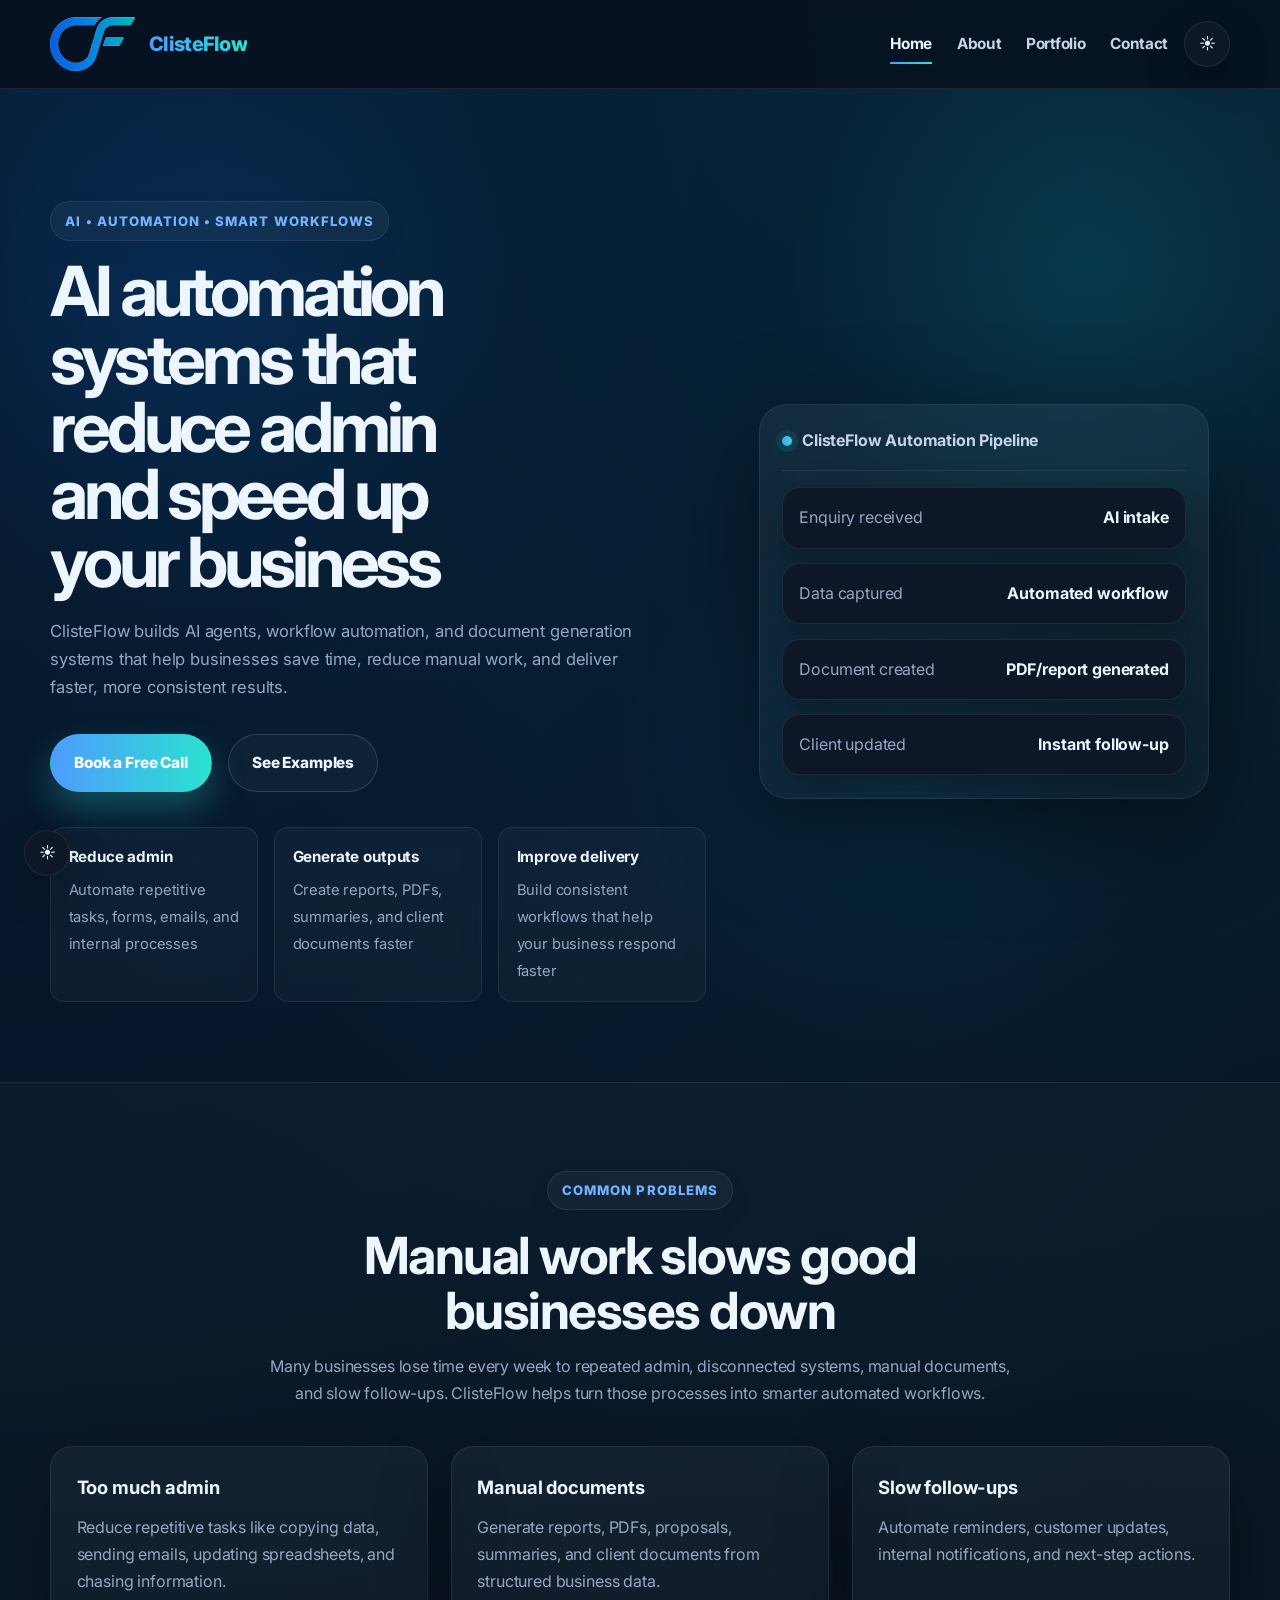
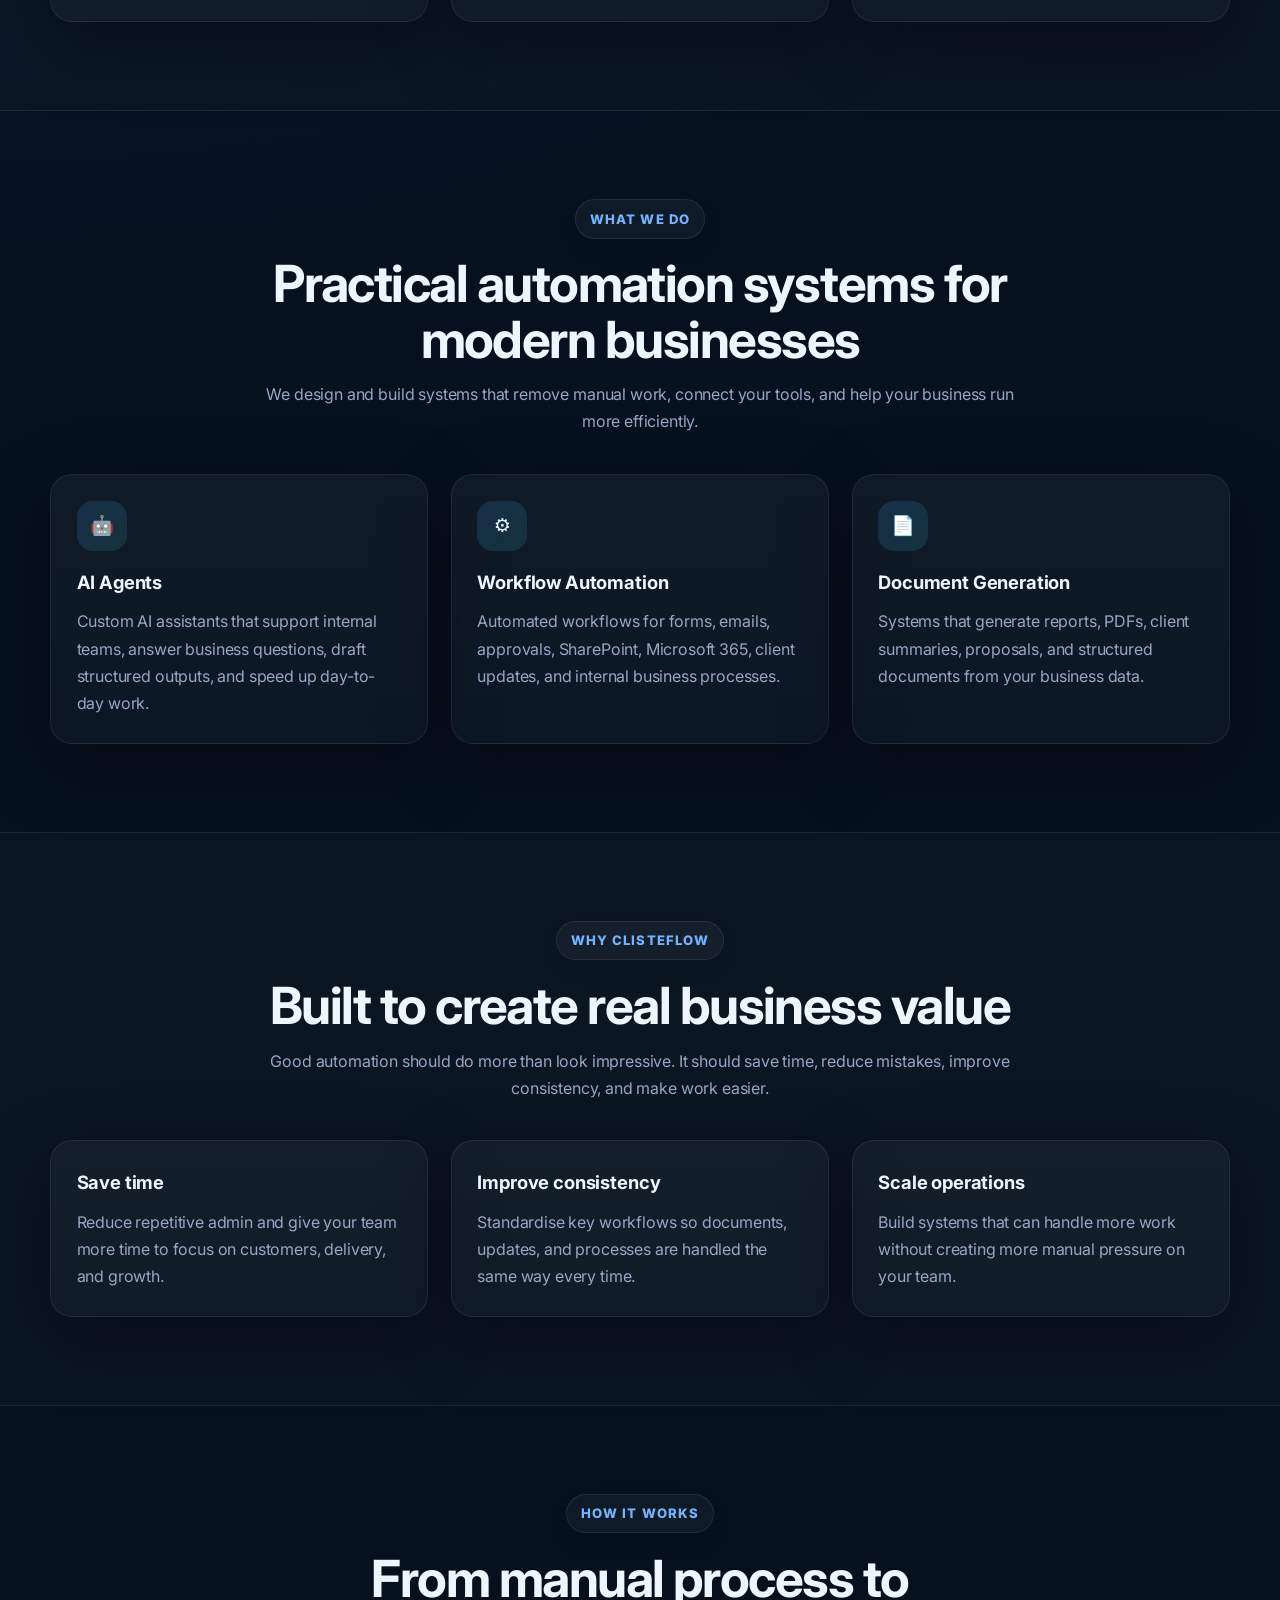
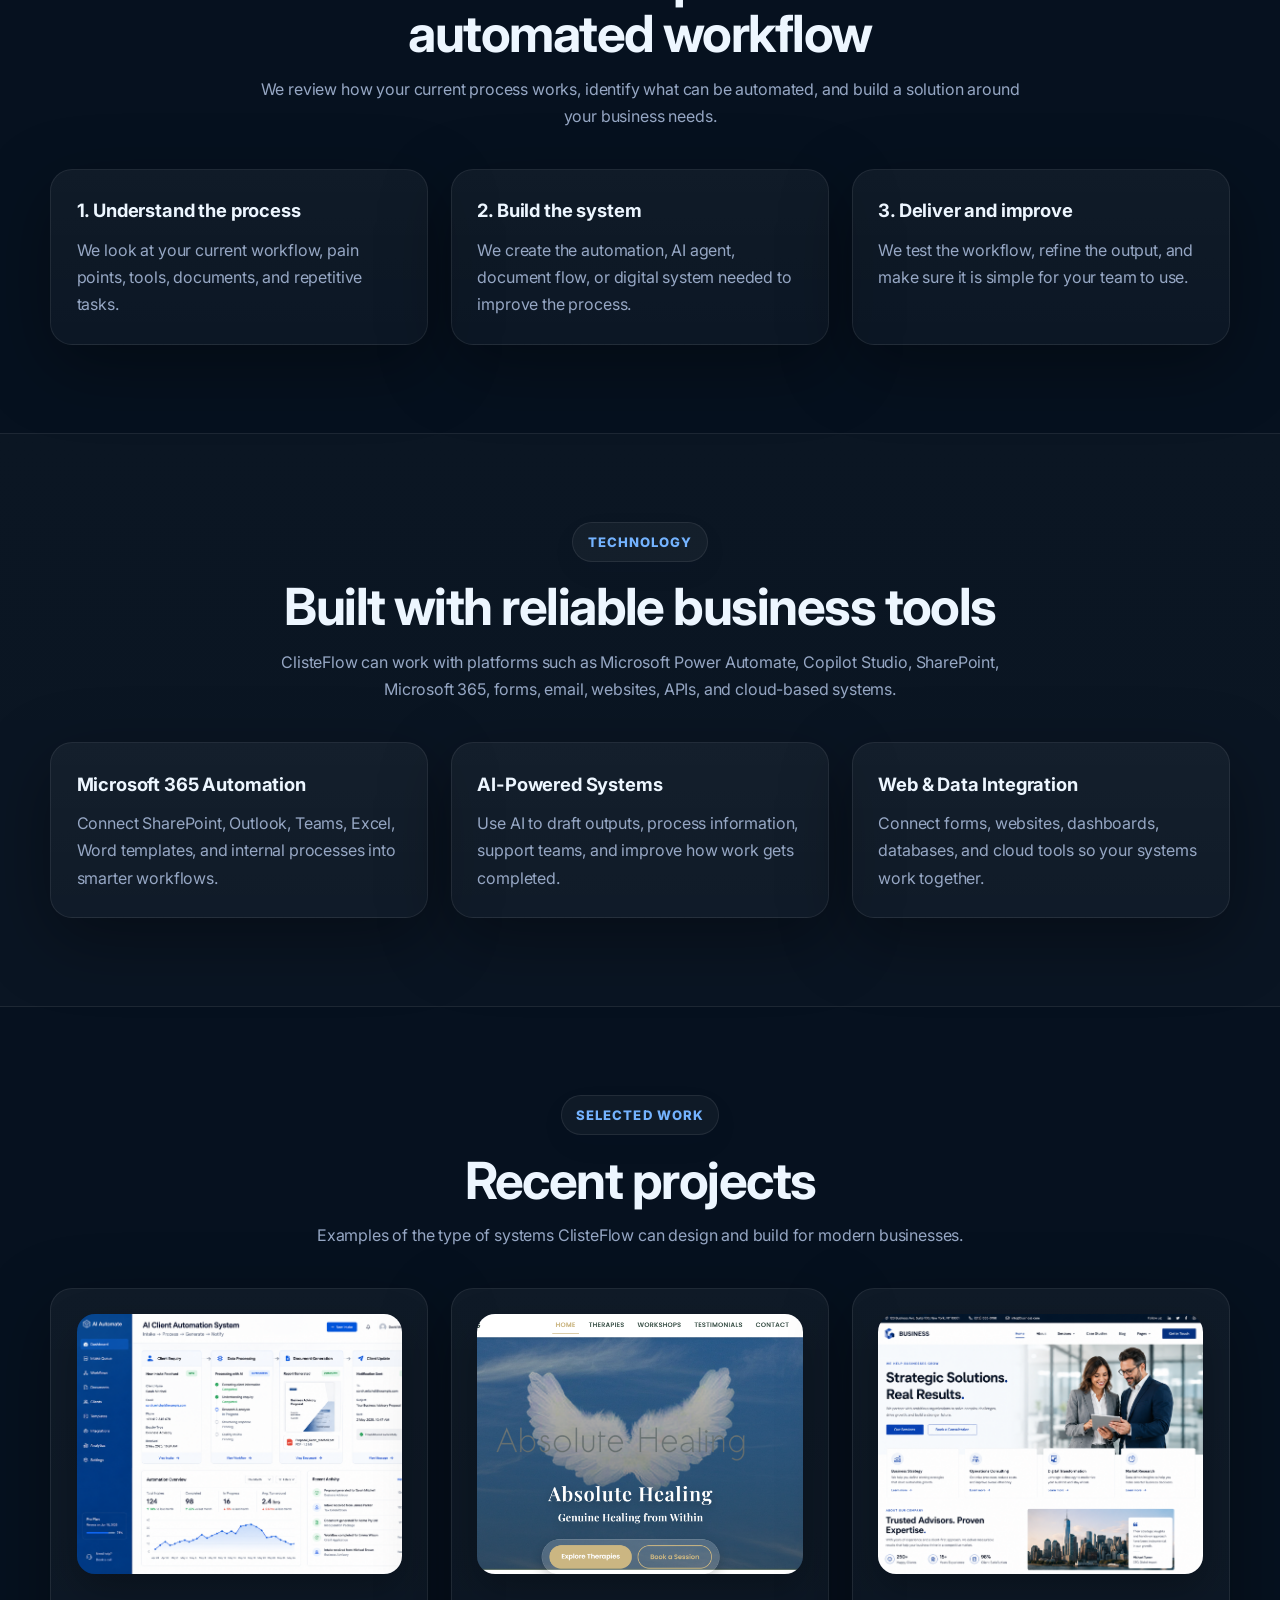
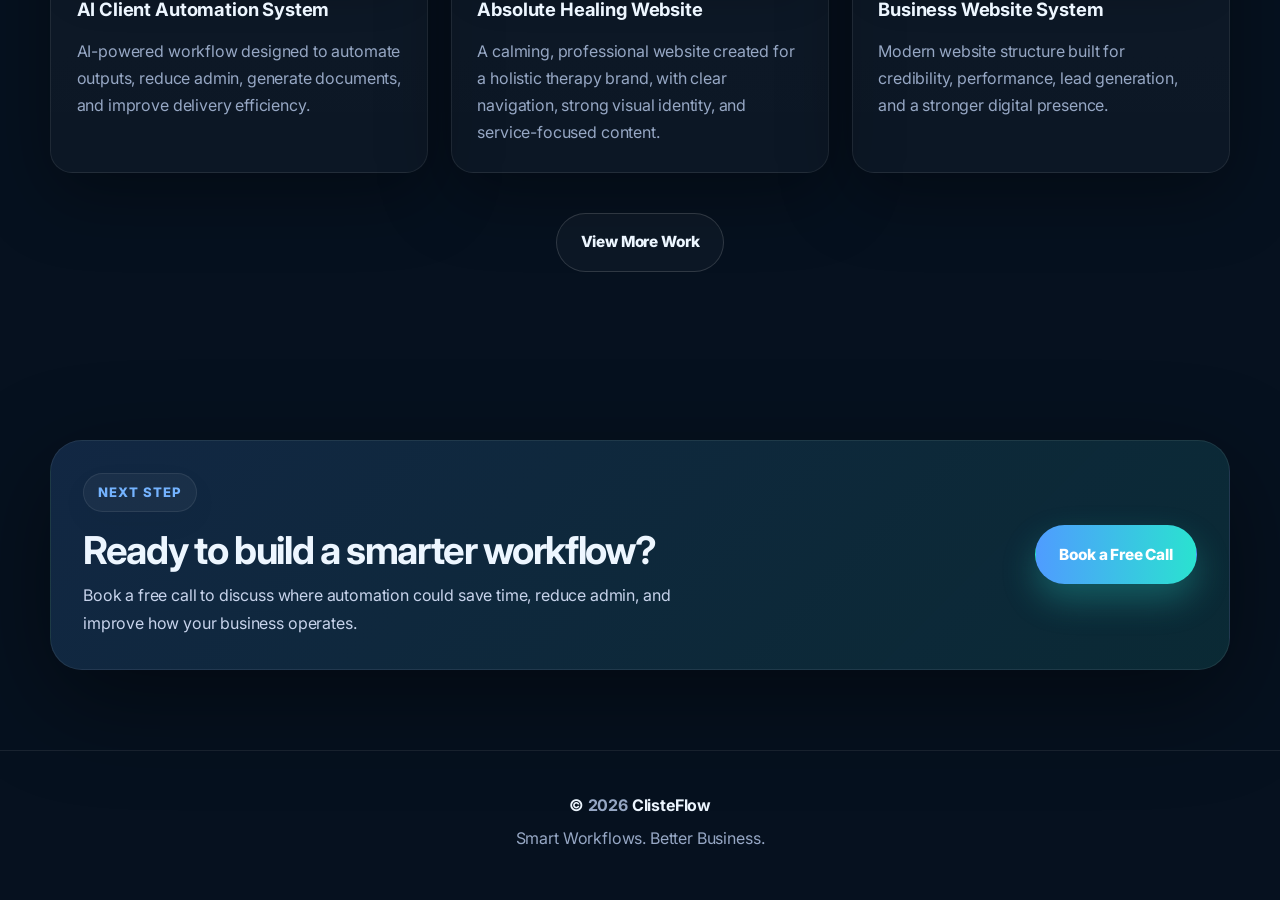
<file: index.html>
<!DOCTYPE html>
<html lang="en" data-theme="dark">
<head>
  <meta charset="UTF-8" />
  <meta name="viewport" content="width=device-width, initial-scale=1.0" />

  <title>ClisteFlow | AI Automation & Smart Workflow Systems</title>
  <meta name="description" content="ClisteFlow helps Irish businesses save time, reduce admin, and scale faster with AI agents, workflow automation, document generation, and modern digital systems." />

  <link rel="stylesheet" href="styles/style.css" />

  <link rel="icon" href="images/favicon.ico" sizes="any">

  <script defer src="scripts/main.js"></script>
</head>

<body>
  <div id="preloader"><div class="loader"></div></div>

  <header class="site-header" id="header">
    <div class="container nav-row">

      <a class="brand" href="index.html">
        <img src="images/LogoTransparent.png" alt="ClisteFlow logo" class="site-logo" />
        <span class="brand-text">ClisteFlow</span>
      </a>

      <nav class="nav" id="nav">
        <a href="index.html" class="active">Home</a>
        <a href="about.html">About</a>
        <a href="portfolio.html">Portfolio</a>
        <a href="contact.html">Contact</a>
      </nav>

      <div class="nav-actions">
        <button id="themeToggle" class="theme-toggle" title="Toggle theme" aria-label="Toggle theme">
          <span>◐</span>
        </button>
        <button class="nav-toggle" id="navToggle" aria-label="Open menu" aria-expanded="false">
          <span></span><span></span><span></span>
        </button>
      </div>
    </div>
  </header>

  <section class="hero hero-home">
    <div class="hero-grid container">
      <div class="hero-copy reveal">
        <span class="eyebrow">AI • Automation • Smart Workflows</span>

        <h1>AI automation systems that reduce admin and speed up your business</h1>

        <p class="lead">
          ClisteFlow builds AI agents, workflow automation, and document generation systems
          that help businesses save time, reduce manual work, and deliver faster, more consistent results.
        </p>

        <div class="hero-actions">
          <a href="contact.html" class="btn">Book a Free Call</a>
          <a href="portfolio.html" class="btn-ghost">See Examples</a>
        </div>

        <div class="hero-trust">
          <div class="trust-item">
            <strong>Reduce admin</strong>
            <span>Automate repetitive tasks, forms, emails, and internal processes</span>
          </div>
          <div class="trust-item">
            <strong>Generate outputs</strong>
            <span>Create reports, PDFs, summaries, and client documents faster</span>
          </div>
          <div class="trust-item">
            <strong>Improve delivery</strong>
            <span>Build consistent workflows that help your business respond faster</span>
          </div>
        </div>
      </div>

      <div class="hero-panel reveal">
        <div class="glass-card">
          <div class="panel-top">
            <span class="status-dot"></span>
            <span>ClisteFlow Automation Pipeline</span>
          </div>

          <div class="pipeline-step">
            <span>Enquiry received</span>
            <strong>AI intake</strong>
          </div>
          <div class="pipeline-step">
            <span>Data captured</span>
            <strong>Automated workflow</strong>
          </div>
          <div class="pipeline-step">
            <span>Document created</span>
            <strong>PDF/report generated</strong>
          </div>
          <div class="pipeline-step">
            <span>Client updated</span>
            <strong>Instant follow-up</strong>
          </div>
        </div>
      </div>
    </div>
  </section>

  <section class="section subtle reveal">
    <div class="section-heading">
      <span class="section-kicker">Common Problems</span>
      <h2 class="section-title">Manual work slows good businesses down</h2>
      <p class="section-intro">
        Many businesses lose time every week to repeated admin, disconnected systems, manual documents,
        and slow follow-ups. ClisteFlow helps turn those processes into smarter automated workflows.
      </p>
    </div>

    <div class="cards">
      <div class="card">
        <h3>Too much admin</h3>
        <p>
          Reduce repetitive tasks like copying data, sending emails, updating spreadsheets,
          and chasing information.
        </p>
      </div>

      <div class="card">
        <h3>Manual documents</h3>
        <p>
          Generate reports, PDFs, proposals, summaries, and client documents from structured business data.
        </p>
      </div>

      <div class="card">
        <h3>Slow follow-ups</h3>
        <p>
          Automate reminders, customer updates, internal notifications, and next-step actions.
        </p>
      </div>
    </div>
  </section>

  <section class="section reveal">
    <div class="section-heading">
      <span class="section-kicker">What We Do</span>
      <h2 class="section-title">Practical automation systems for modern businesses</h2>
      <p class="section-intro">
        We design and build systems that remove manual work, connect your tools,
        and help your business run more efficiently.
      </p>
    </div>

    <div class="cards">
      <div class="card feature-card">
        <div class="icon-badge">🤖</div>
        <h3>AI Agents</h3>
        <p>
          Custom AI assistants that support internal teams, answer business questions,
          draft structured outputs, and speed up day-to-day work.
        </p>
      </div>

      <div class="card feature-card">
        <div class="icon-badge">⚙️</div>
        <h3>Workflow Automation</h3>
        <p>
          Automated workflows for forms, emails, approvals, SharePoint, Microsoft 365,
          client updates, and internal business processes.
        </p>
      </div>

      <div class="card feature-card">
        <div class="icon-badge">📄</div>
        <h3>Document Generation</h3>
        <p>
          Systems that generate reports, PDFs, client summaries, proposals,
          and structured documents from your business data.
        </p>
      </div>
    </div>
  </section>

  <section class="section subtle reveal">
    <div class="section-heading">
      <span class="section-kicker">Why ClisteFlow</span>
      <h2 class="section-title">Built to create real business value</h2>
      <p class="section-intro">
        Good automation should do more than look impressive. It should save time,
        reduce mistakes, improve consistency, and make work easier.
      </p>
    </div>

    <div class="cards">
      <div class="card">
        <h3>Save time</h3>
        <p>
          Reduce repetitive admin and give your team more time to focus on customers,
          delivery, and growth.
        </p>
      </div>

      <div class="card">
        <h3>Improve consistency</h3>
        <p>
          Standardise key workflows so documents, updates, and processes are handled
          the same way every time.
        </p>
      </div>

      <div class="card">
        <h3>Scale operations</h3>
        <p>
          Build systems that can handle more work without creating more manual pressure
          on your team.
        </p>
      </div>
    </div>
  </section>

  <section class="section reveal">
    <div class="section-heading">
      <span class="section-kicker">How It Works</span>
      <h2 class="section-title">From manual process to automated workflow</h2>
      <p class="section-intro">
        We review how your current process works, identify what can be automated,
        and build a solution around your business needs.
      </p>
    </div>

    <div class="cards">
      <div class="card">
        <h3>1. Understand the process</h3>
        <p>
          We look at your current workflow, pain points, tools, documents,
          and repetitive tasks.
        </p>
      </div>

      <div class="card">
        <h3>2. Build the system</h3>
        <p>
          We create the automation, AI agent, document flow, or digital system
          needed to improve the process.
        </p>
      </div>

      <div class="card">
        <h3>3. Deliver and improve</h3>
        <p>
          We test the workflow, refine the output, and make sure it is simple
          for your team to use.
        </p>
      </div>
    </div>
  </section>

  <section class="section subtle reveal">
    <div class="section-heading">
      <span class="section-kicker">Technology</span>
      <h2 class="section-title">Built with reliable business tools</h2>
      <p class="section-intro">
        ClisteFlow can work with platforms such as Microsoft Power Automate, Copilot Studio,
        SharePoint, Microsoft 365, forms, email, websites, APIs, and cloud-based systems.
      </p>
    </div>

    <div class="cards">
      <div class="card">
        <h3>Microsoft 365 Automation</h3>
        <p>
          Connect SharePoint, Outlook, Teams, Excel, Word templates,
          and internal processes into smarter workflows.
        </p>
      </div>

      <div class="card">
        <h3>AI-Powered Systems</h3>
        <p>
          Use AI to draft outputs, process information, support teams,
          and improve how work gets completed.
        </p>
      </div>

      <div class="card">
        <h3>Web & Data Integration</h3>
        <p>
          Connect forms, websites, dashboards, databases, and cloud tools
          so your systems work together.
        </p>
      </div>
    </div>
  </section>

  <section class="section reveal">
    <div class="section-heading">
      <span class="section-kicker">Selected Work</span>
      <h2 class="section-title">Recent projects</h2>
      <p class="section-intro">
        Examples of the type of systems ClisteFlow can design and build for modern businesses.
      </p>
    </div>

    <div class="cards portfolio-preview">
      <div class="card project-card">
        <img src="images/AiClientAutomationSystem.png" alt="AI client automation system dashboard" />
        <h3>AI Client Automation System</h3>
        <p>
          AI-powered workflow designed to automate outputs, reduce admin,
          generate documents, and improve delivery efficiency.
        </p>
      </div>

      <div class="card project-card">
        <img src="images/AbsoluteHealing.png" alt="Absolute Healing website design" />
        <h3>Absolute Healing Website</h3>
        <p>
          A calming, professional website created for a holistic therapy brand,
          with clear navigation, strong visual identity, and service-focused content.
        </p>
      </div>

      <div class="card project-card">
        <img src="images/StategicSolutionsRealResults.png" alt="Strategic Solutions Real Results business website design" />
        <h3>Business Website System</h3>
        <p>
          Modern website structure built for credibility, performance, lead generation,
          and a stronger digital presence.
        </p>
      </div>
    </div>

    <div class="section-actions">
      <a href="portfolio.html" class="btn-ghost">View More Work</a>
    </div>
  </section>

  <section class="cta reveal">
    <div class="container cta-row">
      <div>
        <span class="section-kicker">Next Step</span>
        <h2>Ready to build a smarter workflow?</h2>
        <p>
          Book a free call to discuss where automation could save time,
          reduce admin, and improve how your business operates.
        </p>
      </div>
      <a href="contact.html" class="btn">Book a Free Call</a>
    </div>
  </section>

  <footer class="site-footer">
    <p>© <span id="year"></span> ClisteFlow</p>
    <span>Smart Workflows. Better Business.</span>
  </footer>

  <button id="floatingTheme" class="floating-theme" title="Toggle theme" aria-label="Toggle theme">◐</button>
</body>
</html>
</file>
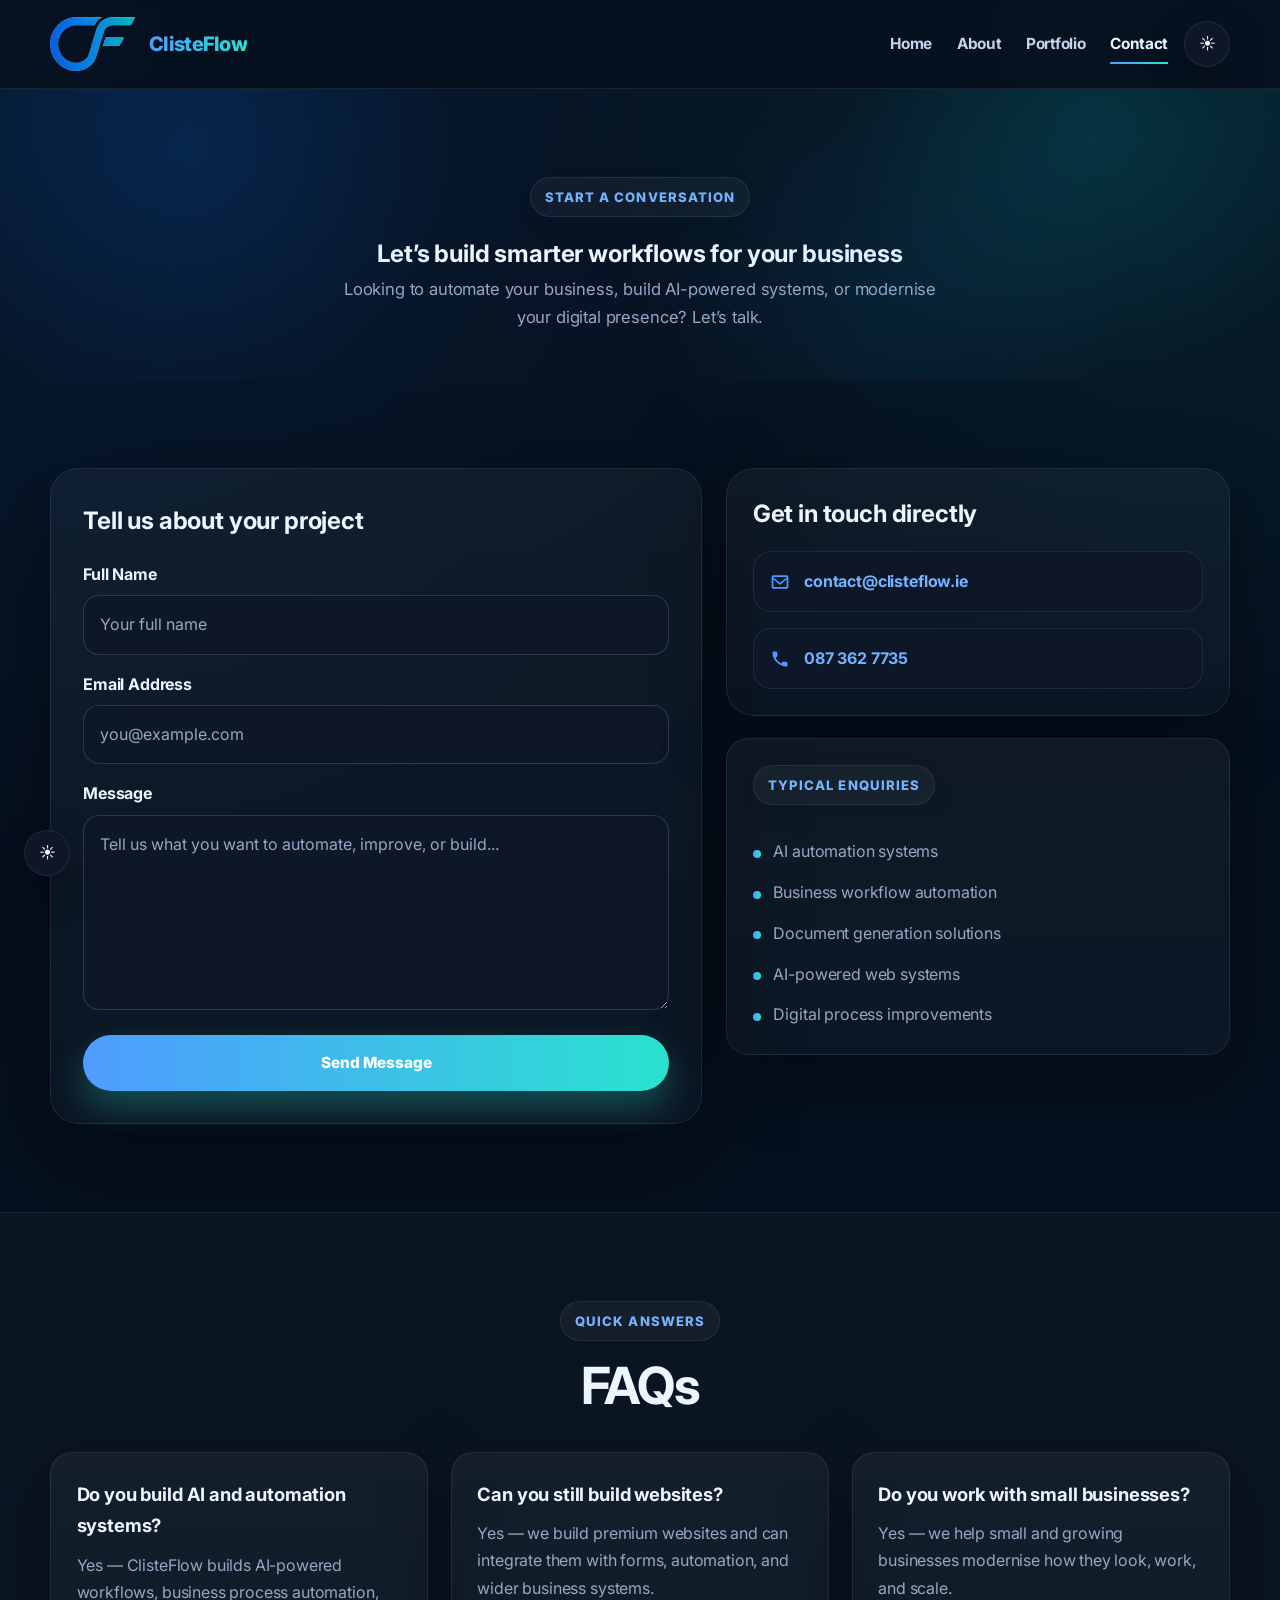
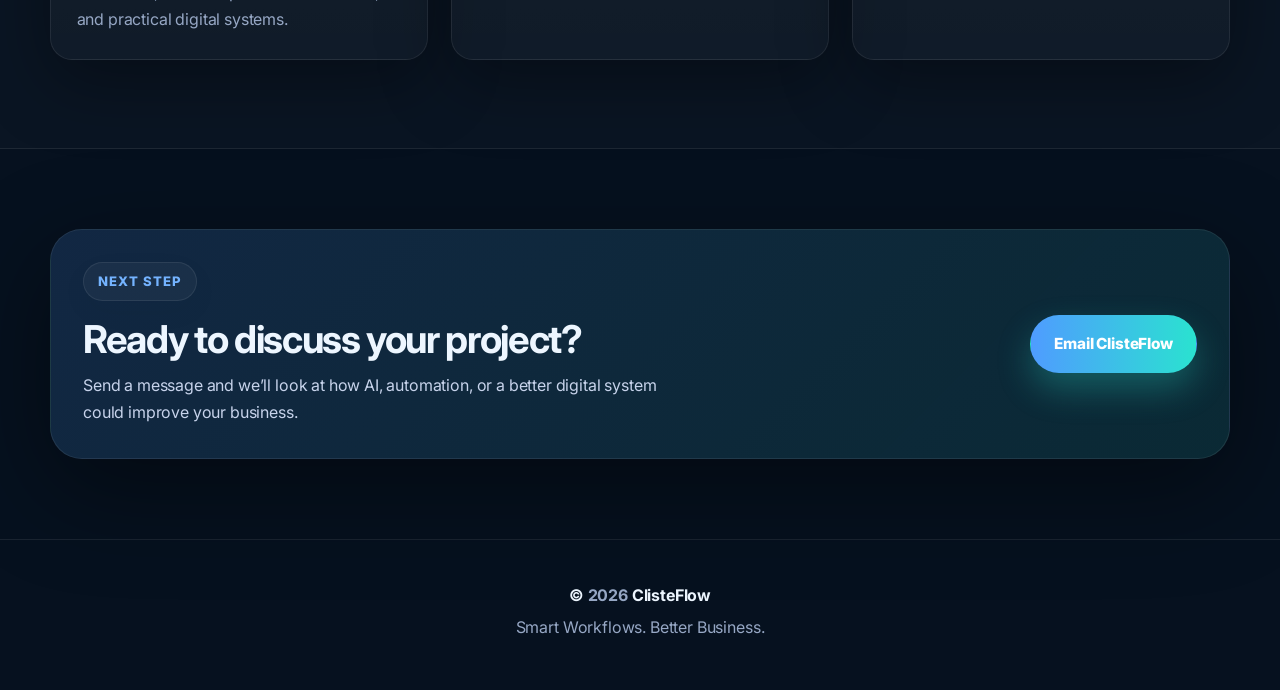
<file: contact.html>
<!DOCTYPE html>
<html lang="en" data-theme="dark">
<head>
  <meta charset="UTF-8" />
  <meta name="viewport" content="width=device-width, initial-scale=1.0" />

  <title>Contact | ClisteFlow</title>

  <meta name="description" content="Get in touch with ClisteFlow to discuss AI automation systems, smart workflows, websites, and custom digital solutions." />

  <link rel="stylesheet" href="styles/style.css" />

  <link rel="icon" href="images/favicon.ico" sizes="any">

  <script defer src="scripts/main.js"></script>
</head>

<body>
  <div id="preloader"><div class="loader"></div></div>

  <header class="site-header" id="header">
    <div class="container nav-row">

      <a class="brand" href="index.html">
        <img src="images/LogoTransparent.png" alt="ClisteFlow logo" class="site-logo" />
        <span class="brand-text">ClisteFlow</span>
      </a>

      <nav class="nav" id="nav">
        <a href="index.html">Home</a>
        <a href="about.html">About</a>
        <a href="portfolio.html">Portfolio</a>
        <a href="contact.html" class="active">Contact</a>
      </nav>

      <div class="nav-actions">
        <button id="themeToggle" class="theme-toggle" title="Toggle theme" aria-label="Toggle theme">
          <span>◐</span>
        </button>

        <button class="nav-toggle" id="navToggle" aria-label="Open menu" aria-expanded="false">
          <span></span><span></span><span></span>
        </button>
      </div>
    </div>
  </header>

  <section class="hero hero-compact">
    <div class="container">
      <span class="eyebrow">Start a Conversation</span>

      <h1>Let’s build smarter workflows for your business</h1>

      <p class="lead">
        Looking to automate your business, build AI-powered systems, or modernise your digital presence? Let’s talk.
      </p>
    </div>
  </section>

  <section class="section reveal">
    <div class="container contact-layout">

      <form class="contact-form" action="https://formspree.io/f/mwprjnge" method="POST">

        <h2>Tell us about your project</h2>

        <label for="name">Full Name</label>
        <input
          type="text"
          id="name"
          name="name"
          placeholder="Your full name"
          required
        />

        <label for="email">Email Address</label>
        <input
          type="email"
          id="email"
          name="email"
          placeholder="you@example.com"
          required
        />

        <label for="message">Message</label>
        <textarea
          id="message"
          name="message"
          rows="6"
          placeholder="Tell us what you want to automate, improve, or build..."
          required
        ></textarea>

        <button type="submit" class="btn">
          Send Message
        </button>
      </form>

      <div class="contact-side">

        <div class="contact-info">
          <h2>Get in touch directly</h2>

          <div class="info-row">

            <div class="info-item">
              <svg xmlns="http://www.w3.org/2000/svg" viewBox="0 0 24 24" aria-hidden="true">
                <path d="M20 4H4a2 2 0 0 0-2 2v12a2 2 0 0 0 2 2h16a2 2 0 0 0 2-2V6a2 2 0 0 0-2-2Zm0 2v.51L12 13 4 6.51V6h16ZM4 18v-9.28l7.38 6.31a1 1 0 0 0 1.24 0L20 8.72V18H4Z"/>
              </svg>

              <a href="mailto:contact@clisteflow.ie">
                contact@clisteflow.ie
              </a>
            </div>

            <div class="info-item">
              <svg xmlns="http://www.w3.org/2000/svg" viewBox="0 0 24 24" aria-hidden="true">
                <path d="M6.62 10.79a15.91 15.91 0 0 0 6.59 6.59l2.2-2.2a1 1 0 0 1 1-.24 11.36 11.36 0 0 0 3.58.57 1 1 0 0 1 1 1V20a1 1 0 0 1-1 1A17 17 0 0 1 3 4a1 1 0 0 1 1-1h3.5a1 1 0 0 1 1 1 11.36 11.36 0 0 0 .57 3.58 1 1 0 0 1-.24 1Z"/>
              </svg>

              <a href="tel:+353873627735">
                087 362 7735
              </a>
            </div>

          </div>
        </div>

        <div class="mini-card">
          <span class="section-kicker">Typical Enquiries</span>

          <ul class="clean-list">
            <li>AI automation systems</li>
            <li>Business workflow automation</li>
            <li>Document generation solutions</li>
            <li>AI-powered web systems</li>
            <li>Digital process improvements</li>
          </ul>
        </div>

      </div>
    </div>
  </section>

  <section class="section subtle reveal">

    <div class="section-heading">
      <span class="section-kicker">Quick Answers</span>

      <h2 class="section-title">FAQs</h2>
    </div>

    <div class="cards">

      <div class="card">
        <h3>Do you build AI and automation systems?</h3>

        <p>
          Yes — ClisteFlow builds AI-powered workflows, business process automation, and practical digital systems.
        </p>
      </div>

      <div class="card">
        <h3>Can you still build websites?</h3>

        <p>
          Yes — we build premium websites and can integrate them with forms, automation, and wider business systems.
        </p>
      </div>

      <div class="card">
        <h3>Do you work with small businesses?</h3>

        <p>
          Yes — we help small and growing businesses modernise how they look, work, and scale.
        </p>
      </div>

    </div>
  </section>

  <section class="cta reveal">
    <div class="container cta-row">
      <div>
        <span class="section-kicker">Next Step</span>

        <h2>Ready to discuss your project?</h2>

        <p>
          Send a message and we’ll look at how AI, automation, or a better digital system could improve your business.
        </p>
      </div>

      <a href="mailto:contact@clisteflow.ie" class="btn">
        Email ClisteFlow
      </a>
    </div>
  </section>

  <footer class="site-footer">
    <p>© <span id="year"></span> ClisteFlow</p>
    <span>Smart Workflows. Better Business.</span>
  </footer>

  <button id="floatingTheme" class="floating-theme" title="Toggle theme" aria-label="Toggle theme">
    ◐
  </button>
</body>
</html>
</file>
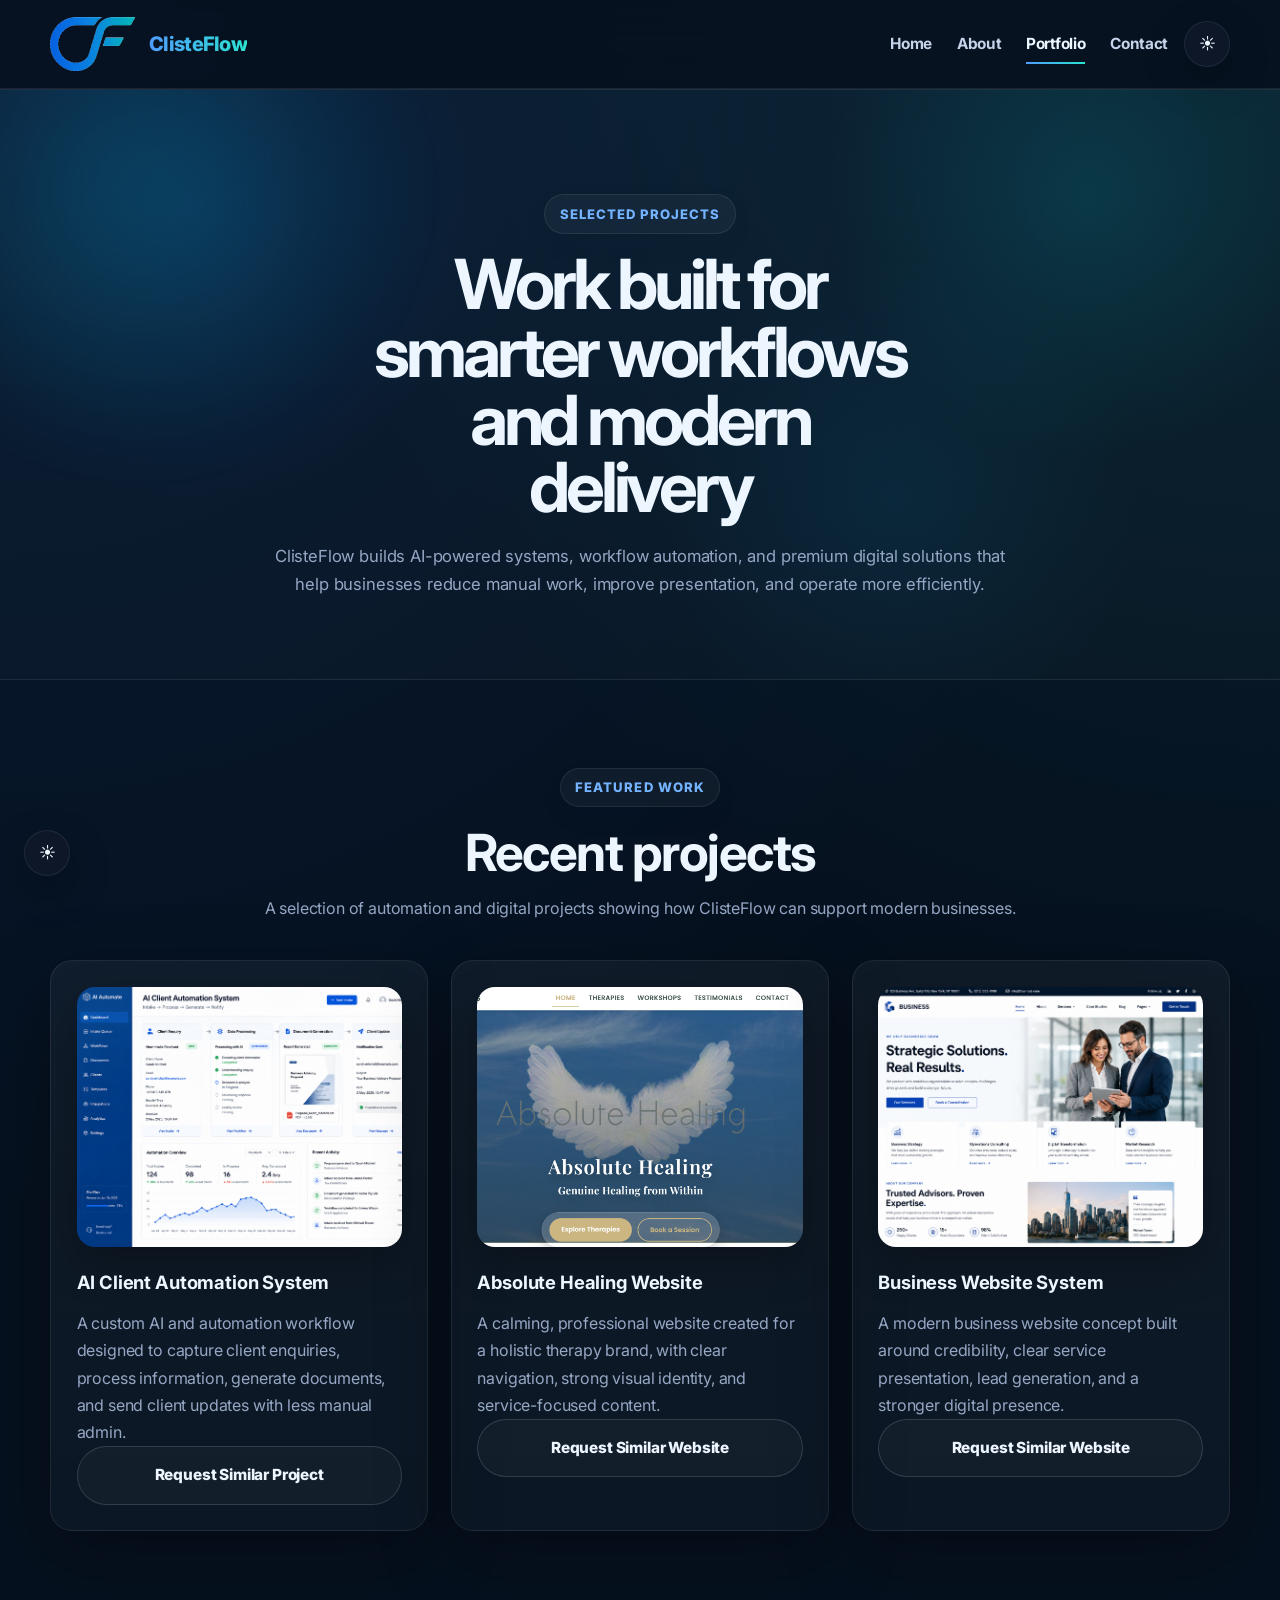
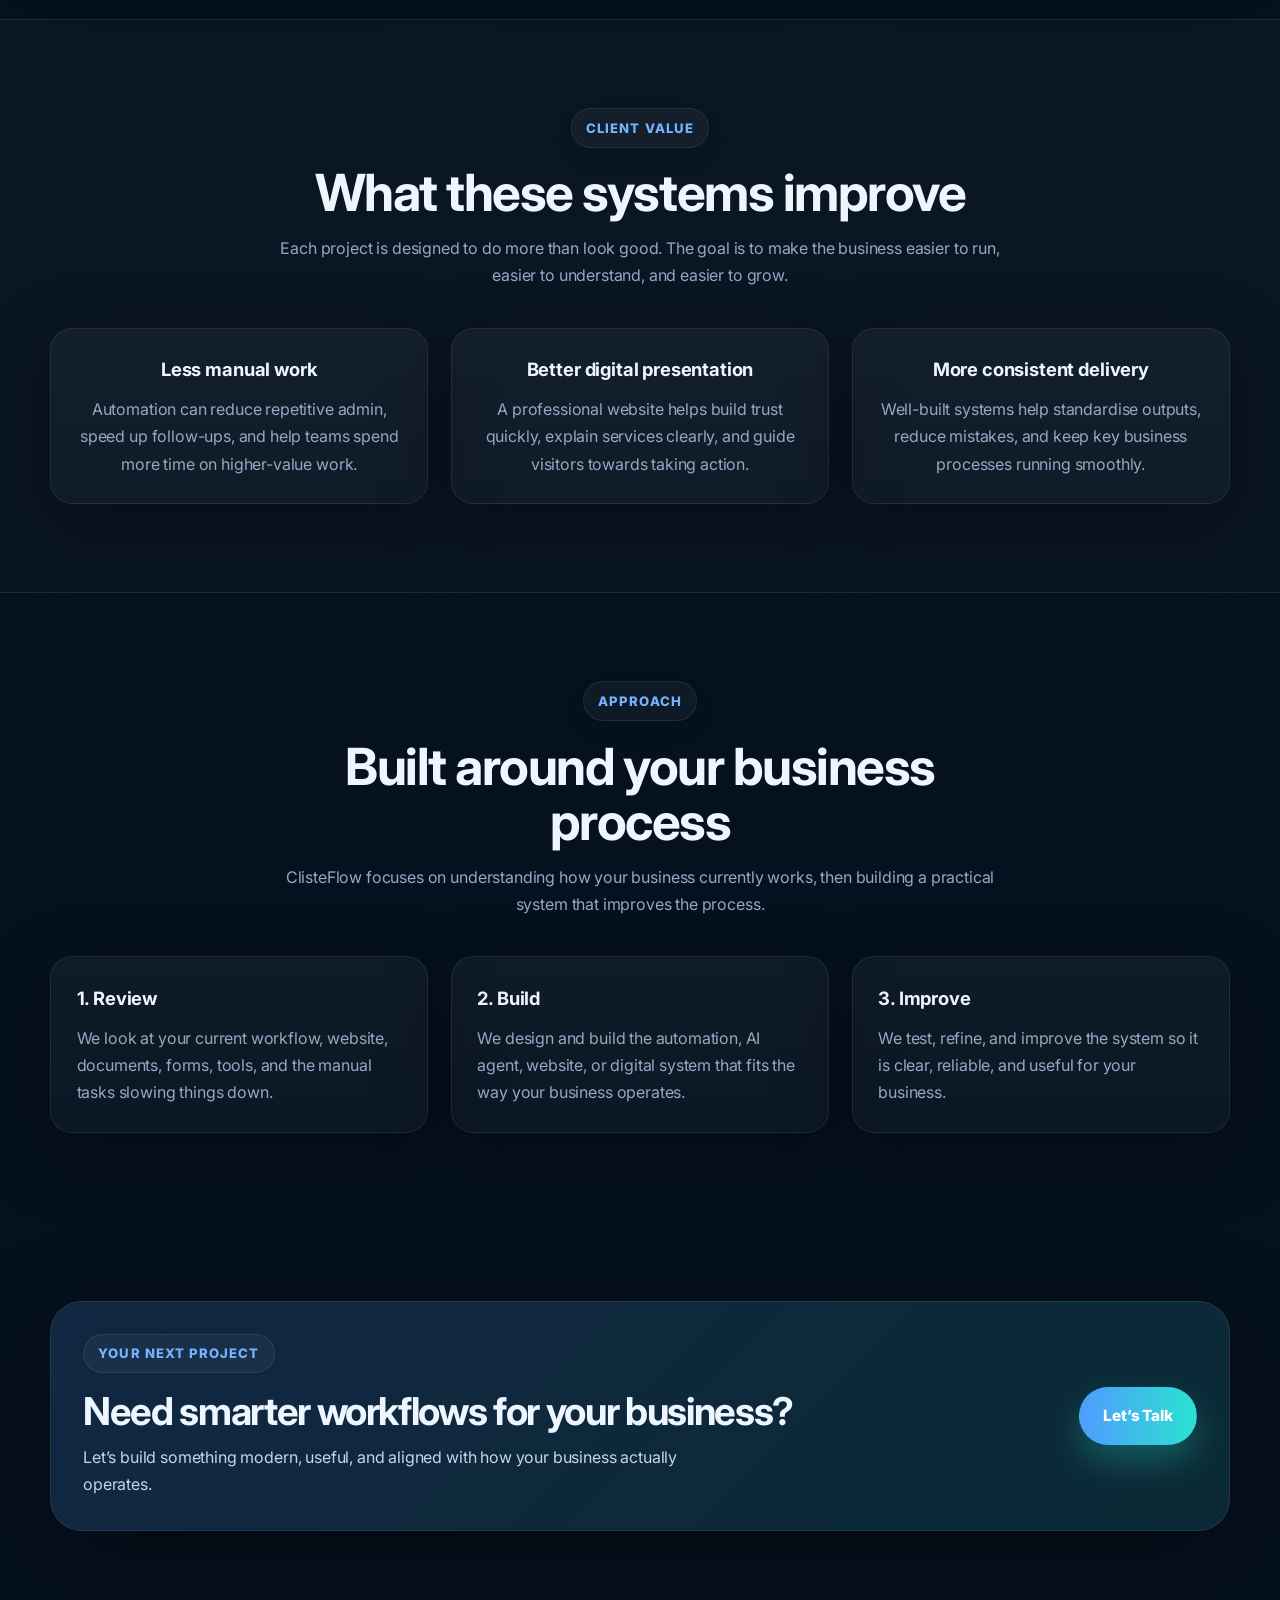
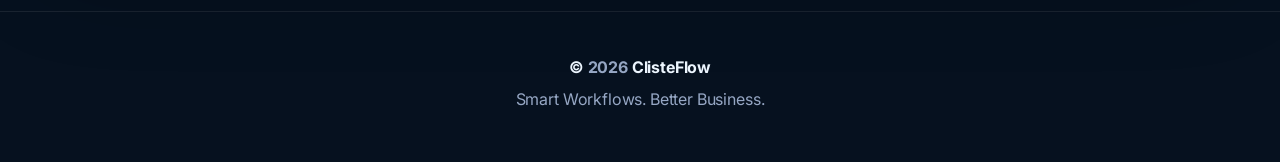
<file: portfolio.html>
<!DOCTYPE html>
<html lang="en" data-theme="dark">
<head>
  <meta charset="UTF-8" />
  <meta name="viewport" content="width=device-width, initial-scale=1.0" />

  <title>Portfolio | ClisteFlow</title>

  <meta name="description" content="Explore selected work from ClisteFlow including AI automation systems, workflow solutions, website projects, and premium digital systems." />

  <link rel="stylesheet" href="styles/style.css" />

  <link rel="icon" href="images/favicon.ico" sizes="any">

  <script defer src="scripts/main.js"></script>
</head>

<body>
  <div id="preloader">
    <div class="loader"></div>
  </div>

  <header class="site-header" id="header">
    <div class="container nav-row">

      <a href="index.html" class="brand">
        <img src="images/LogoTransparent.png" alt="ClisteFlow logo" class="site-logo" />
        <span class="brand-text">ClisteFlow</span>
      </a>

      <nav class="nav" id="nav">
        <a href="index.html">Home</a>
        <a href="about.html">About</a>
        <a href="portfolio.html" class="active">Portfolio</a>
        <a href="contact.html">Contact</a>
      </nav>

      <div class="nav-actions">
        <button class="theme-toggle" id="themeToggle" aria-label="Toggle theme" title="Toggle theme">
          <span>◐</span>
        </button>

        <button class="nav-toggle" id="navToggle" aria-label="Open menu" aria-expanded="false">
          <span></span><span></span><span></span>
        </button>
      </div>
    </div>
  </header>

  <section class="about-hero subtle fade-in">
    <div class="container">
      <span class="eyebrow">Selected Projects</span>

      <h1>Work built for smarter workflows and modern delivery</h1>

      <p>
        ClisteFlow builds AI-powered systems, workflow automation, and premium digital solutions
        that help businesses reduce manual work, improve presentation, and operate more efficiently.
      </p>
    </div>
  </section>

  <section class="section fade-in">
    <div class="section-heading">
      <span class="section-kicker">Featured Work</span>
      <h2 class="section-title">Recent projects</h2>
      <p class="section-intro">
        A selection of automation and digital projects showing how ClisteFlow can support modern businesses.
      </p>
    </div>

    <div class="cards portfolio-grid">

      <div class="card project-card">
        <img src="images/AiClientAutomationSystem.png" alt="AI client automation system dashboard" />

        <h3>AI Client Automation System</h3>

        <p>
          A custom AI and automation workflow designed to capture client enquiries, process information,
          generate documents, and send client updates with less manual admin.
        </p>

        <a href="contact.html" class="btn-ghost">
          Request Similar Project
        </a>
      </div>

      <div class="card project-card">
        <img src="images/AbsoluteHealing.png" alt="Absolute Healing website homepage design" />

        <h3>Absolute Healing Website</h3>

        <p>
          A calming, professional website created for a holistic therapy brand, with clear navigation,
          strong visual identity, and service-focused content.
        </p>

        <a href="contact.html" class="btn-ghost">
          Request Similar Website
        </a>
      </div>

      <div class="card project-card">
        <img src="images/StategicSolutionsRealResults.png" alt="Strategic Solutions Real Results business website design" />

        <h3>Business Website System</h3>

        <p>
          A modern business website concept built around credibility, clear service presentation,
          lead generation, and a stronger digital presence.
        </p>

        <a href="contact.html" class="btn-ghost">
          Request Similar Website
        </a>
      </div>

    </div>
  </section>

  <section class="section fade-in subtle">
    <div class="section-heading">
      <span class="section-kicker">Client Value</span>
      <h2 class="section-title">What these systems improve</h2>
      <p class="section-intro">
        Each project is designed to do more than look good. The goal is to make the business easier to run, easier to understand, and easier to grow.
      </p>
    </div>

    <div class="cards testimonials">

      <div class="card">
        <h3>Less manual work</h3>
        <p>
          Automation can reduce repetitive admin, speed up follow-ups, and help teams spend more time on higher-value work.
        </p>
      </div>

      <div class="card">
        <h3>Better digital presentation</h3>
        <p>
          A professional website helps build trust quickly, explain services clearly, and guide visitors towards taking action.
        </p>
      </div>

      <div class="card">
        <h3>More consistent delivery</h3>
        <p>
          Well-built systems help standardise outputs, reduce mistakes, and keep key business processes running smoothly.
        </p>
      </div>

    </div>
  </section>

  <section class="section fade-in">
    <div class="section-heading">
      <span class="section-kicker">Approach</span>
      <h2 class="section-title">Built around your business process</h2>
      <p class="section-intro">
        ClisteFlow focuses on understanding how your business currently works, then building a practical system that improves the process.
      </p>
    </div>

    <div class="cards">
      <div class="card">
        <h3>1. Review</h3>
        <p>
          We look at your current workflow, website, documents, forms, tools, and the manual tasks slowing things down.
        </p>
      </div>

      <div class="card">
        <h3>2. Build</h3>
        <p>
          We design and build the automation, AI agent, website, or digital system that fits the way your business operates.
        </p>
      </div>

      <div class="card">
        <h3>3. Improve</h3>
        <p>
          We test, refine, and improve the system so it is clear, reliable, and useful for your business.
        </p>
      </div>
    </div>
  </section>

  <section class="cta fade-in">
    <div class="container cta-row">
      <div>
        <span class="section-kicker">Your Next Project</span>

        <h2>Need smarter workflows for your business?</h2>

        <p>
          Let’s build something modern, useful, and aligned with how your business actually operates.
        </p>
      </div>

      <a href="contact.html" class="btn">
        Let’s Talk
      </a>
    </div>
  </section>

  <footer class="site-footer">
    <p>© <span id="year"></span> ClisteFlow</p>
    <span>Smart Workflows. Better Business.</span>
  </footer>

  <button class="floating-theme" id="floatingTheme" title="Toggle theme" aria-label="Toggle theme">
    ◐
  </button>
</body>
</html>
</file>
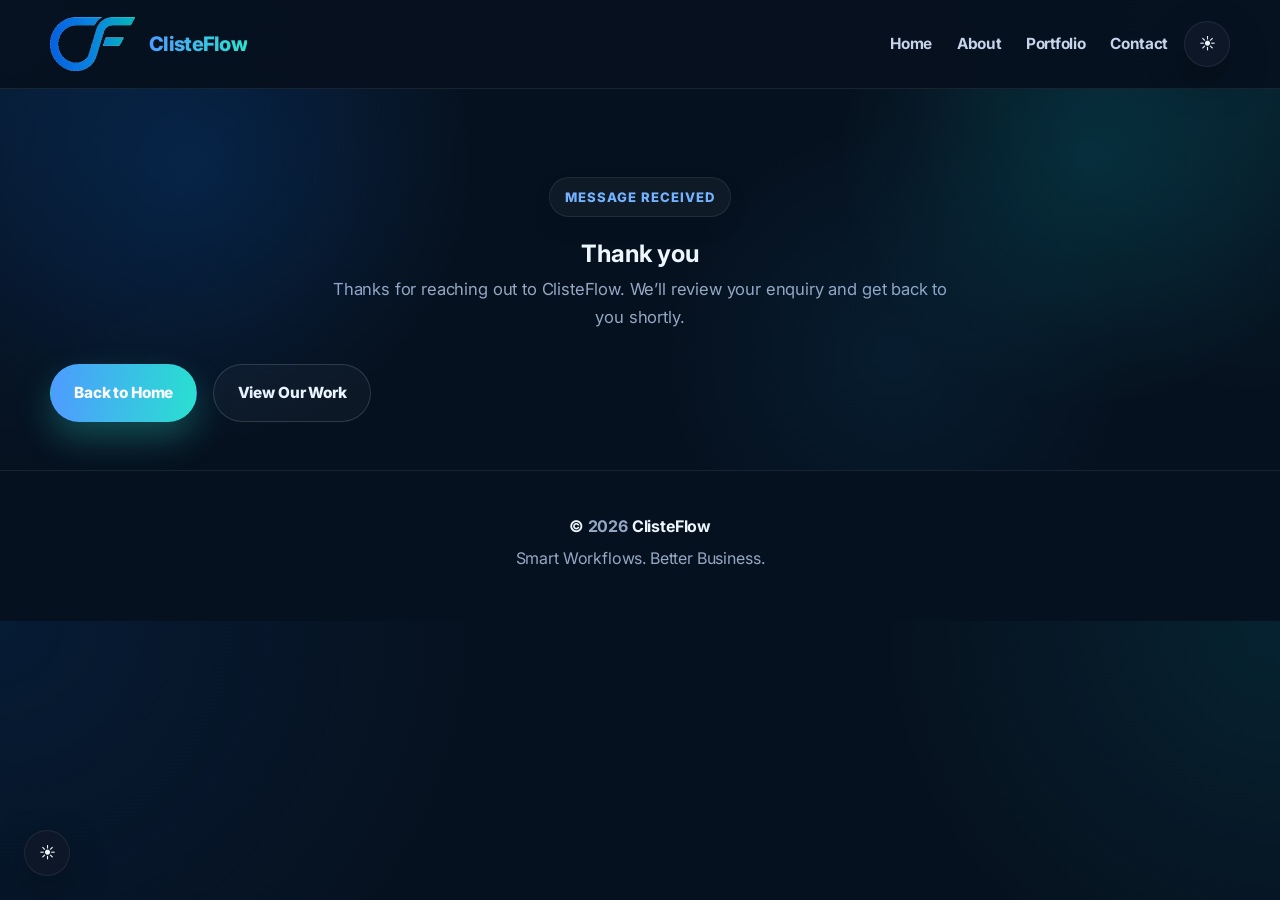
<file: thankyou.html>
<!DOCTYPE html>
<html lang="en" data-theme="dark">
<head>
  <meta charset="UTF-8" />
  <meta name="viewport" content="width=device-width, initial-scale=1.0" />

  <title>Thank You | ClisteFlow</title>

  <meta name="description" content="Thank you for contacting ClisteFlow. We’ll be in touch shortly about your AI automation, workflow, or digital systems project." />

  <link rel="stylesheet" href="styles/style.css" />

<link rel="icon" href="images/favicon.ico" sizes="any">

  <script defer src="scripts/main.js"></script>
</head>

<body>
  <div id="preloader">
    <div class="loader"></div>
  </div>

  <header class="site-header" id="header">
    <div class="container nav-row">

      <a class="brand" href="index.html">
        <img src="images/LogoTransparent.png" alt="ClisteFlow logo" class="site-logo" />
        <span class="brand-text">ClisteFlow</span>
      </a>

      <nav class="nav" id="nav">
        <a href="index.html">Home</a>
        <a href="about.html">About</a>
        <a href="portfolio.html">Portfolio</a>
        <a href="contact.html">Contact</a>
      </nav>

      <div class="nav-actions">

        <button
          id="themeToggle"
          class="theme-toggle"
          title="Toggle theme"
          aria-label="Toggle theme"
        >
          <span>◐</span>
        </button>

        <button
          class="nav-toggle"
          id="navToggle"
          aria-label="Open menu"
          aria-expanded="false"
        >
          <span></span>
          <span></span>
          <span></span>
        </button>

      </div>
    </div>
  </header>

  <section class="hero hero-compact">
    <div class="container">

      <span class="eyebrow">Message Received</span>

      <h1>Thank you</h1>

      <p class="lead">
        Thanks for reaching out to ClisteFlow.
        We’ll review your enquiry and get back to you shortly.
      </p>

      <div class="hero-actions">
        <a href="index.html" class="btn">
          Back to Home
        </a>

        <a href="portfolio.html" class="btn-ghost">
          View Our Work
        </a>
      </div>

    </div>
  </section>

  <footer class="site-footer">
    <p>© <span id="year"></span> ClisteFlow</p>
    <span>Smart Workflows. Better Business.</span>
  </footer>

  <button
    id="floatingTheme"
    class="floating-theme"
    title="Toggle theme"
    aria-label="Toggle theme"
  >
    ◐
  </button>
</body>
</html>
</file>
<file: styles/style.css>
@import url('https://fonts.googleapis.com/css2?family=Inter:wght@400;500;600;700;800&display=swap');

/* ---------------------------------
   Root Theme
----------------------------------- */
:root {
  --bg: #f4f8fc;
  --bg-elevated: rgba(255, 255, 255, 0.82);
  --surface: #ffffff;
  --surface-soft: #f7fafe;
  --surface-strong: #edf4fb;
  --text: #071225;
  --text-soft: #3f4b63;
  --muted: #667085;
  --border: rgba(15, 23, 42, 0.08);
  --border-strong: rgba(15, 23, 42, 0.14);

  --primary: #0874f2;
  --primary-strong: #0057d9;
  --secondary: #08bdc8;
  --accent: #0ea5e9;
  --danger: #ff5d5d;

  --gradient-brand: linear-gradient(90deg, #0874f2 0%, #08bdc8 100%);
  --gradient-brand-soft: linear-gradient(135deg, rgba(8, 116, 242, 0.14), rgba(8, 189, 200, 0.14));

  --glow: rgba(8, 116, 242, 0.16);
  --glow-strong: rgba(8, 189, 200, 0.24);

  --shadow-sm: 0 10px 30px rgba(16, 24, 40, 0.06);
  --shadow-md: 0 18px 60px rgba(16, 24, 40, 0.10);
  --shadow-lg: 0 28px 90px rgba(16, 24, 40, 0.16);

  --radius-sm: 14px;
  --radius-md: 22px;
  --radius-lg: 32px;

  --container: 1180px;
}

[data-theme="dark"] {
  --bg: #06111f;
  --bg-elevated: rgba(8, 17, 31, 0.86);
  --surface: #0d1728;
  --surface-soft: #101d32;
  --surface-strong: #16243c;
  --text: #edf6ff;
  --text-soft: #c7d3eb;
  --muted: #96a7c4;
  --border: rgba(255, 255, 255, 0.08);
  --border-strong: rgba(255, 255, 255, 0.14);

  --primary: #4f9cff;
  --primary-strong: #74b3ff;
  --secondary: #2ae2d0;
  --accent: #38bdf8;
  --danger: #ff7b7b;

  --gradient-brand: linear-gradient(90deg, #4f9cff 0%, #2ae2d0 100%);
  --gradient-brand-soft: linear-gradient(135deg, rgba(79, 156, 255, 0.16), rgba(42, 226, 208, 0.12));

  --glow: rgba(79, 156, 255, 0.18);
  --glow-strong: rgba(42, 226, 208, 0.28);

  --shadow-sm: 0 16px 40px rgba(0, 0, 0, 0.26);
  --shadow-md: 0 22px 70px rgba(0, 0, 0, 0.35);
  --shadow-lg: 0 30px 100px rgba(0, 0, 0, 0.44);
}

/* ---------------------------------
   Global Reset
----------------------------------- */
* {
  margin: 0;
  padding: 0;
  box-sizing: border-box;
}

html {
  scroll-behavior: smooth;
}

body {
  background:
    radial-gradient(circle at top left, rgba(8, 116, 242, 0.10), transparent 34%),
    radial-gradient(circle at top right, rgba(8, 189, 200, 0.10), transparent 28%),
    linear-gradient(180deg, var(--bg) 0%, var(--bg) 100%);
  color: var(--text);
  font-family: 'Inter', system-ui, -apple-system, BlinkMacSystemFont, 'Segoe UI', sans-serif;
  line-height: 1.7;
  letter-spacing: -0.01em;
  transition: background .35s ease, color .35s ease;
}

img {
  max-width: 100%;
  display: block;
  border-radius: 18px;
}

a {
  color: inherit;
  text-decoration: none;
}

button,
input,
textarea {
  font: inherit;
}

.container {
  width: min(100% - 2rem, var(--container));
  margin-inline: auto;
}

/* ---------------------------------
   Preloader
----------------------------------- */
#preloader {
  position: fixed;
  inset: 0;
  z-index: 9999;
  display: grid;
  place-items: center;
  background: var(--bg);
  transition: opacity .45s ease, visibility .45s ease;
}

#preloader.hide {
  opacity: 0;
  visibility: hidden;
}

.loader {
  width: 54px;
  height: 54px;
  border-radius: 50%;
  border: 3px solid var(--border);
  border-top-color: var(--primary);
  animation: spin .8s linear infinite;
}

@keyframes spin {
  to {
    transform: rotate(360deg);
  }
}

/* ---------------------------------
   Header
----------------------------------- */
.site-header {
  position: sticky;
  top: 0;
  z-index: 60;
  backdrop-filter: blur(18px);
  background: var(--bg-elevated);
  border-bottom: 1px solid var(--border);
}

.site-header.scrolled {
  box-shadow: var(--shadow-sm);
}

.nav-row {
  display: flex;
  align-items: center;
  justify-content: space-between;
  gap: 1rem;
  min-height: 88px;
}

.brand {
  display: inline-flex;
  align-items: center;
  gap: 14px;
  font-size: 1rem;
  font-weight: 800;
  color: var(--text);
  white-space: nowrap;
  flex-shrink: 0;
}

.site-logo {
  height: 54px;
  width: auto;
  display: block;
  object-fit: contain;
  border-radius: 0;
  flex-shrink: 0;
}

.brand-text,
.brand strong {
  font-size: 1.25rem;
  line-height: 1;
  letter-spacing: -0.035em;
  font-weight: 800;
  background: var(--gradient-brand);
  -webkit-background-clip: text;
  -webkit-text-fill-color: transparent;
  background-clip: text;
  color: var(--text);
}

.nav {
  margin-left: auto;
  display: flex;
  align-items: center;
  gap: 1.55rem;
}

.nav a {
  position: relative;
  color: var(--text-soft);
  font-weight: 700;
  font-size: 0.96rem;
  letter-spacing: -0.02em;
  transition: color .25s ease;
}

.nav a::after {
  content: "";
  position: absolute;
  left: 0;
  bottom: -0.45rem;
  width: 100%;
  height: 2px;
  background: var(--gradient-brand);
  transform: scaleX(0);
  transform-origin: left;
  transition: transform .25s ease;
}

.nav a:hover,
.nav a.active {
  color: var(--text);
}

.nav a:hover::after,
.nav a.active::after {
  transform: scaleX(1);
}

.nav-actions {
  display: flex;
  align-items: center;
  gap: 0.8rem;
}

.theme-toggle,
.floating-theme {
  width: 46px;
  height: 46px;
  border-radius: 999px;
  border: 1px solid var(--border);
  background: var(--surface);
  color: var(--text);
  display: grid;
  place-items: center;
  cursor: pointer;
  transition: transform .22s ease, border-color .22s ease, background .22s ease;
  box-shadow: var(--shadow-sm);
}

.theme-toggle:hover,
.floating-theme:hover {
  transform: translateY(-2px);
  border-color: var(--secondary);
  background: var(--surface-soft);
}

.nav-toggle {
  display: none;
  flex-direction: column;
  gap: 4px;
  border: none;
  background: transparent;
  cursor: pointer;
}

.nav-toggle span {
  width: 24px;
  height: 2px;
  background: var(--text);
  border-radius: 999px;
}

/* ---------------------------------
   Hero
----------------------------------- */
.hero {
  position: relative;
  overflow: hidden;
  padding: 7rem 0 5rem;
}

.hero-home {
  min-height: calc(100vh - 88px);
  display: grid;
  align-items: center;
}

.hero::before,
.about-hero::before {
  content: "";
  position: absolute;
  inset: 0;
  background:
    radial-gradient(circle at 15% 20%, rgba(8, 116, 242, 0.15), transparent 25%),
    radial-gradient(circle at 85% 18%, rgba(8, 189, 200, 0.14), transparent 22%),
    radial-gradient(circle at 70% 70%, rgba(14, 165, 233, 0.08), transparent 25%);
  pointer-events: none;
}

.about-hero::after {
  content: "";
  position: absolute;
  width: 520px;
  height: 520px;
  background: radial-gradient(circle, rgba(8, 189, 200, 0.18) 0%, transparent 70%);
  top: -160px;
  left: -120px;
  z-index: 0;
  filter: blur(42px);
  pointer-events: none;
}

.hero-grid,
.about-hero .container {
  position: relative;
  z-index: 1;
}

.hero-grid {
  display: grid;
  grid-template-columns: 1.2fr 0.9fr;
  gap: 2rem;
  align-items: center;
}

.hero-copy h1,
.about-hero h1 {
  font-size: clamp(2.8rem, 5.4vw, 5.4rem);
  line-height: 0.98;
  letter-spacing: -0.06em;
  margin-bottom: 1.25rem;
  max-width: 11ch;
}

.about-hero h1 {
  margin-inline: auto;
  max-width: 12ch;
}

.hero .lead,
.about-hero p {
  font-size: clamp(1.02rem, 1.3vw, 1.18rem);
  color: var(--muted);
  max-width: 62ch;
}

.eyebrow,
.section-kicker {
  display: inline-flex;
  align-items: center;
  gap: .5rem;
  padding: 0.48rem 0.9rem;
  border-radius: 999px;
  border: 1px solid var(--border);
  background: rgba(255, 255, 255, 0.62);
  color: var(--primary-strong);
  font-size: 0.82rem;
  font-weight: 800;
  letter-spacing: 0.08em;
  text-transform: uppercase;
  margin-bottom: 1.1rem;
  box-shadow: 0 10px 30px rgba(16, 24, 40, 0.04);
}

[data-theme="dark"] .eyebrow,
[data-theme="dark"] .section-kicker {
  background: rgba(255, 255, 255, 0.04);
}

.hero-actions {
  display: flex;
  flex-wrap: wrap;
  gap: 1rem;
  margin-top: 2rem;
}

.hero-trust {
  display: grid;
  grid-template-columns: repeat(3, 1fr);
  gap: 1rem;
  margin-top: 2.2rem;
}

.trust-item {
  padding: 1rem 1.1rem;
  background: rgba(255, 255, 255, 0.50);
  border: 1px solid var(--border);
  border-radius: var(--radius-sm);
  backdrop-filter: blur(10px);
}

[data-theme="dark"] .trust-item {
  background: rgba(255, 255, 255, 0.03);
}

.trust-item strong {
  display: block;
  margin-bottom: 0.35rem;
  font-size: 0.95rem;
}

.trust-item span {
  color: var(--muted);
  font-size: 0.92rem;
}

.hero-panel {
  display: flex;
  justify-content: center;
}

.glass-card {
  width: min(100%, 450px);
  padding: 1.4rem;
  border-radius: 28px;
  border: 1px solid var(--border);
  background:
    linear-gradient(180deg, rgba(255, 255, 255, 0.78), rgba(255, 255, 255, 0.48));
  box-shadow: var(--shadow-lg);
  backdrop-filter: blur(18px);
}

[data-theme="dark"] .glass-card {
  background:
    linear-gradient(180deg, rgba(255, 255, 255, 0.05), rgba(255, 255, 255, 0.03));
}

.panel-top {
  display: flex;
  align-items: center;
  gap: 0.6rem;
  padding-bottom: 1rem;
  margin-bottom: 1rem;
  border-bottom: 1px solid var(--border);
  color: var(--text-soft);
  font-weight: 700;
}

.status-dot {
  width: 10px;
  height: 10px;
  border-radius: 999px;
  background: var(--gradient-brand);
  box-shadow: 0 0 0 6px rgba(8, 189, 200, 0.12);
}

.pipeline-step {
  display: flex;
  justify-content: space-between;
  gap: 1rem;
  padding: 1rem;
  border: 1px solid var(--border);
  border-radius: 18px;
  background: var(--surface);
  box-shadow: var(--shadow-sm);
}

.pipeline-step + .pipeline-step {
  margin-top: 0.9rem;
}

.pipeline-step span {
  color: var(--muted);
}

.pipeline-step strong {
  text-align: right;
}

/* ---------------------------------
   Buttons
----------------------------------- */
.btn,
.btn-ghost {
  display: inline-flex;
  align-items: center;
  justify-content: center;
  padding: 0.95rem 1.45rem;
  border-radius: 999px;
  font-weight: 800;
  font-size: 0.96rem;
  transition: transform .22s ease, box-shadow .22s ease, background .22s ease, border-color .22s ease;
}

.btn {
  color: #fff;
  background: var(--gradient-brand);
  border: 1px solid transparent;
  box-shadow: 0 16px 34px var(--glow-strong);
}

.btn:hover {
  transform: translateY(-2px);
  box-shadow: 0 22px 42px var(--glow-strong);
}

.btn-ghost {
  color: var(--text);
  border: 1px solid var(--border-strong);
  background: rgba(255, 255, 255, 0.52);
}

[data-theme="dark"] .btn-ghost {
  background: rgba(255, 255, 255, 0.03);
}

.btn-ghost:hover {
  transform: translateY(-2px);
  border-color: var(--secondary);
  background: var(--surface);
}

/* ---------------------------------
   Sections
----------------------------------- */
.section {
  padding: 5.5rem 0;
}

.section-heading {
  text-align: center;
  max-width: 760px;
  margin: 0 auto 2.4rem;
}

.section-title {
  font-size: clamp(2rem, 4vw, 3.2rem);
  line-height: 1.08;
  letter-spacing: -0.03em;
  margin-bottom: 0.9rem;
}

.section-intro {
  color: var(--muted);
}

.subtle {
  background:
    linear-gradient(180deg, rgba(255, 255, 255, 0.38), rgba(255, 255, 255, 0.20));
  border-top: 1px solid var(--border);
  border-bottom: 1px solid var(--border);
}

[data-theme="dark"] .subtle {
  background:
    linear-gradient(180deg, rgba(255, 255, 255, 0.02), rgba(255, 255, 255, 0.015));
}

.cards {
  width: min(100% - 2rem, var(--container));
  margin-inline: auto;
  display: grid;
  grid-template-columns: repeat(3, 1fr);
  gap: 1.4rem;
}

.card,
.mini-card {
  background: linear-gradient(180deg, rgba(255, 255, 255, 0.86), rgba(255, 255, 255, 0.66));
  border: 1px solid var(--border);
  border-radius: var(--radius-md);
  padding: 1.6rem;
  box-shadow: var(--shadow-md);
  transition: transform .24s ease, box-shadow .24s ease, border-color .24s ease;
}

[data-theme="dark"] .card,
[data-theme="dark"] .mini-card {
  background: linear-gradient(180deg, rgba(255, 255, 255, 0.045), rgba(255, 255, 255, 0.028));
}

.card:hover,
.mini-card:hover {
  transform: translateY(-6px);
  border-color: rgba(8, 189, 200, 0.34);
  box-shadow: var(--shadow-lg);
}

.card h3 {
  font-size: 1.15rem;
  margin-bottom: 0.65rem;
}

.card p {
  color: var(--muted);
}

.icon-badge {
  width: 50px;
  height: 50px;
  border-radius: 16px;
  display: grid;
  place-items: center;
  margin-bottom: 1rem;
  background: var(--gradient-brand-soft);
  font-size: 1.2rem;
}

/* ---------------------------------
   Portfolio / Recent Projects
----------------------------------- */
.portfolio-preview,
.portfolio-grid {
  align-items: stretch;
}

.portfolio-preview .project-card,
.portfolio-grid .project-card {
  display: flex;
  flex-direction: column;
  min-height: 100%;
  overflow: hidden;
}

.project-card img {
  width: 100%;
  height: 260px;
  aspect-ratio: auto;
  object-fit: cover;
  object-position: top center;
  border-radius: 18px;
  margin-bottom: 1.25rem;
  background: #f8fbff;
  box-shadow: var(--shadow-sm);
  transition: transform .28s ease;
}

[data-theme="dark"] .project-card img {
  background: #101d32;
}

/* Better crop for the AI dashboard image */
.portfolio-preview .project-card:nth-child(1) img,
.portfolio-grid .project-card:nth-child(1) img {
  object-position: left top;
}

/* Better crop for the Absolute Healing website image */
.portfolio-preview .project-card:nth-child(2) img,
.portfolio-grid .project-card:nth-child(2) img {
  object-position: top center;
}

/* Better crop for the Strategic Solutions image */
.portfolio-preview .project-card:nth-child(3) img,
.portfolio-grid .project-card:nth-child(3) img {
  object-position: top center;
}

.project-card:hover img {
  transform: scale(1.02);
}

.project-card h3 {
  margin-top: 0;
  margin-bottom: 0.75rem;
}

.project-card p {
  margin-top: 0;
  color: var(--muted);
}

.section-actions {
  width: min(100% - 2rem, var(--container));
  margin: 2.5rem auto 0;
  display: flex;
  justify-content: center;
  align-items: center;
}

/* ---------------------------------
   Testimonials
----------------------------------- */
.testimonials .card {
  text-align: center;
}

.testimonials strong {
  display: block;
  margin-top: 1rem;
  color: var(--text);
}

/* ---------------------------------
   About
----------------------------------- */
.about-hero {
  position: relative;
  overflow: hidden;
  text-align: center;
  padding: 6.5rem 0 5rem;
}

.about-hero p {
  max-width: 760px;
  margin-inline: auto;
}

.about-banner-logo {
  width: min(100%, 940px);
  height: auto;
  display: block;
  margin: 0 auto 2rem;
  border-radius: 18px;
  object-fit: contain;
  box-shadow: var(--shadow-lg);
}

.about-section {
  width: min(100% - 2rem, var(--container));
  margin: 0 auto;
  display: grid;
  grid-template-columns: 1fr 1fr;
  gap: 3rem;
  align-items: center;
  padding: 4.5rem 0;
}

.about-section img {
  width: 100%;
  box-shadow: var(--shadow-lg);
}

.about-section h2 {
  font-size: clamp(1.8rem, 3vw, 2.6rem);
  line-height: 1.1;
  letter-spacing: -0.035em;
  margin-bottom: 1rem;
}

.about-text p + p {
  margin-top: 1rem;
}

.about-text p {
  color: var(--muted);
}

.about-section.reverse {
  direction: rtl;
}

.about-section.reverse > * {
  direction: ltr;
}

.team-section {
  padding: 5rem 0;
}

.founder-wrap {
  display: flex;
  justify-content: center;
}

.founder-card {
  max-width: 920px;
  width: 100%;
  display: grid;
  grid-template-columns: 280px 1fr;
  gap: 1.75rem;
  align-items: center;
  padding: 1.75rem;
}

.founder-photo {
  width: 100%;
  aspect-ratio: 1 / 1;
  object-fit: cover;
  object-position: center top;
  border-radius: 20px;
  box-shadow: var(--shadow-lg);
}

.founder-content h3 {
  font-size: clamp(1.8rem, 3vw, 2.4rem);
  margin-bottom: 0.5rem;
  color: var(--text);
}

.founder-role {
  margin-bottom: 1rem;
  color: var(--primary-strong);
  font-size: 1.05rem;
  font-weight: 800;
}

.founder-content p {
  color: var(--muted);
  margin-bottom: 0.95rem;
  max-width: 52ch;
}

/* ---------------------------------
   Contact
----------------------------------- */
.contact-layout {
  display: grid;
  grid-template-columns: 1.1fr 0.85fr;
  gap: 1.5rem;
  align-items: start;
}

.contact-form {
  background: linear-gradient(180deg, rgba(255, 255, 255, 0.88), rgba(255, 255, 255, 0.68));
  border: 1px solid var(--border);
  border-radius: 28px;
  padding: 2rem;
  box-shadow: var(--shadow-lg);
}

[data-theme="dark"] .contact-form {
  background: linear-gradient(180deg, rgba(255, 255, 255, 0.04), rgba(255, 255, 255, 0.025));
}

.contact-form h2 {
  margin-bottom: 1.2rem;
  font-size: 1.5rem;
}

.contact-form label {
  display: block;
  margin-bottom: 0.45rem;
  font-weight: 700;
  color: var(--text);
}

.contact-form input,
.contact-form textarea {
  width: 100%;
  margin-bottom: 1rem;
  padding: 0.95rem 1rem;
  border-radius: 16px;
  border: 1px solid var(--border-strong);
  background: var(--surface);
  color: var(--text);
  transition: border-color .22s ease, box-shadow .22s ease, transform .22s ease;
}

.contact-form input::placeholder,
.contact-form textarea::placeholder {
  color: var(--muted);
}

.contact-form input:focus,
.contact-form textarea:focus {
  outline: none;
  border-color: var(--secondary);
  box-shadow: 0 0 0 5px var(--glow);
}

.contact-form button {
  width: 100%;
  border: none;
  cursor: pointer;
}

.contact-side {
  display: grid;
  gap: 1.4rem;
}

.contact-info {
  background: linear-gradient(180deg, rgba(255, 255, 255, 0.82), rgba(255, 255, 255, 0.62));
  border: 1px solid var(--border);
  border-radius: 28px;
  padding: 1.6rem;
  box-shadow: var(--shadow-md);
}

[data-theme="dark"] .contact-info {
  background: linear-gradient(180deg, rgba(255, 255, 255, 0.04), rgba(255, 255, 255, 0.025));
}

.contact-info h2 {
  margin-bottom: 1rem;
}

.info-row {
  display: grid;
  gap: 1rem;
}

.info-item {
  display: flex;
  align-items: center;
  gap: 0.9rem;
  padding: 1rem;
  border-radius: 18px;
  border: 1px solid var(--border);
  background: var(--surface);
  color: var(--text);
}

.info-item svg {
  width: 20px;
  height: 20px;
  fill: var(--primary);
  flex-shrink: 0;
}

.info-item a {
  color: var(--primary-strong);
  font-weight: 700;
}

.clean-list {
  list-style: none;
  display: grid;
  gap: 0.85rem;
  margin-top: 1rem;
}

.clean-list li {
  position: relative;
  padding-left: 1.3rem;
  color: var(--muted);
}

.clean-list li::before {
  content: "";
  position: absolute;
  left: 0;
  top: 0.72rem;
  width: 8px;
  height: 8px;
  border-radius: 999px;
  background: var(--gradient-brand);
}

/* ---------------------------------
   CTA
----------------------------------- */
.cta {
  padding: 5rem 0;
}

.cta-row {
  display: flex;
  align-items: center;
  justify-content: space-between;
  gap: 2rem;
  padding: 2rem;
  border-radius: var(--radius-lg);
  border: 1px solid var(--border);
  background: var(--gradient-brand-soft);
  box-shadow: var(--shadow-lg);
}

.cta-row h2 {
  font-size: clamp(1.8rem, 3vw, 2.8rem);
  line-height: 1.08;
  letter-spacing: -0.035em;
  margin-bottom: 0.7rem;
}

.cta-row p {
  color: var(--text-soft);
  max-width: 60ch;
}

/* ---------------------------------
   Footer
----------------------------------- */
.site-footer {
  border-top: 1px solid var(--border);
  padding: 2.6rem 1rem 3rem;
  text-align: center;
  color: var(--muted);
  background: transparent;
}

.site-footer p {
  font-weight: 700;
  color: var(--text);
  margin-bottom: 0.35rem;
}

.site-footer span {
  color: var(--muted);
}

.floating-theme {
  position: fixed;
  bottom: 24px;
  left: 24px;
  z-index: 80;
}

/* ---------------------------------
   Reveal / Fade
----------------------------------- */
.reveal,
.fade-in {
  opacity: 0;
  transform: translateY(26px);
  transition: opacity .65s ease, transform .65s ease;
}

.reveal.in,
.fade-in.visible {
  opacity: 1;
  transform: translateY(0);
}

/* ---------------------------------
   Compact Hero Variant
----------------------------------- */
.hero-compact {
  min-height: auto;
  padding: 5.5rem 0 3rem;
  text-align: center;
}

.hero-compact h1 {
  max-width: none;
  margin-inline: auto;
}

.hero-compact .lead {
  margin-inline: auto;
}

/* ---------------------------------
   Responsive
----------------------------------- */
@media (max-width: 1024px) {
  .hero-grid,
  .about-section,
  .contact-layout,
  .cta-row {
    grid-template-columns: 1fr;
  }

  .cta-row {
    display: grid;
  }

  .hero-copy h1,
  .about-hero h1 {
    max-width: 100%;
  }

  .hero-trust {
    grid-template-columns: 1fr;
  }

  .cards {
    grid-template-columns: repeat(2, 1fr);
  }

  .project-card img {
    height: 240px;
  }

  .founder-card {
    grid-template-columns: 1fr;
    text-align: center;
    max-width: 680px;
  }

  .founder-photo {
    max-width: 300px;
    margin: 0 auto;
  }

  .founder-content p {
    max-width: 100%;
  }
}

@media (max-width: 768px) {
  .nav {
    display: none;
    position: absolute;
    top: 88px;
    right: 1rem;
    width: min(88vw, 300px);
    flex-direction: column;
    align-items: flex-start;
    gap: 1rem;
    padding: 1.2rem;
    border-radius: 22px;
    border: 1px solid var(--border);
    background: var(--surface);
    box-shadow: var(--shadow-lg);
  }

  .nav.open {
    display: flex;
  }

  .nav-toggle {
    display: flex;
  }

  .cards {
    grid-template-columns: 1fr;
  }

  .hero {
    padding: 5rem 0 4rem;
  }

  .section {
    padding: 4.2rem 0;
  }

  .cta-row {
    padding: 1.4rem;
  }

  .contact-form,
  .contact-info,
  .card,
  .mini-card {
    padding: 1.25rem;
  }

  .project-card img {
    height: 220px;
  }

  .section-actions {
    margin-top: 2rem;
  }

  .floating-theme {
    left: 16px;
    bottom: 16px;
  }

  .about-hero {
    padding: 4.8rem 0 3.6rem;
  }

  .about-banner-logo {
    width: min(100%, 680px);
    margin-bottom: 1.5rem;
    border-radius: 14px;
  }

  .about-section {
    gap: 2rem;
    padding: 3rem 0;
  }

  .founder-card {
    padding: 1.4rem;
  }

  .founder-photo {
    max-width: 240px;
  }

  .brand-text,
  .brand strong {
    font-size: 1.05rem;
  }

  .site-logo {
    height: 42px;
  }
}

@media (max-width: 520px) {
  .brand-text,
  .brand strong {
    display: inline-block;
    font-size: 1rem;
  }

  .site-logo {
    height: 40px;
  }

  .nav-row {
    min-height: 78px;
  }

  .nav {
    top: 78px;
  }

  .hero-copy h1,
  .about-hero h1 {
    font-size: clamp(2.5rem, 14vw, 4rem);
  }

  .project-card img {
    height: 200px;
    border-radius: 16px;
  }

  .about-banner-logo {
    width: 100%;
    border-radius: 12px;
  }
}
</file>
